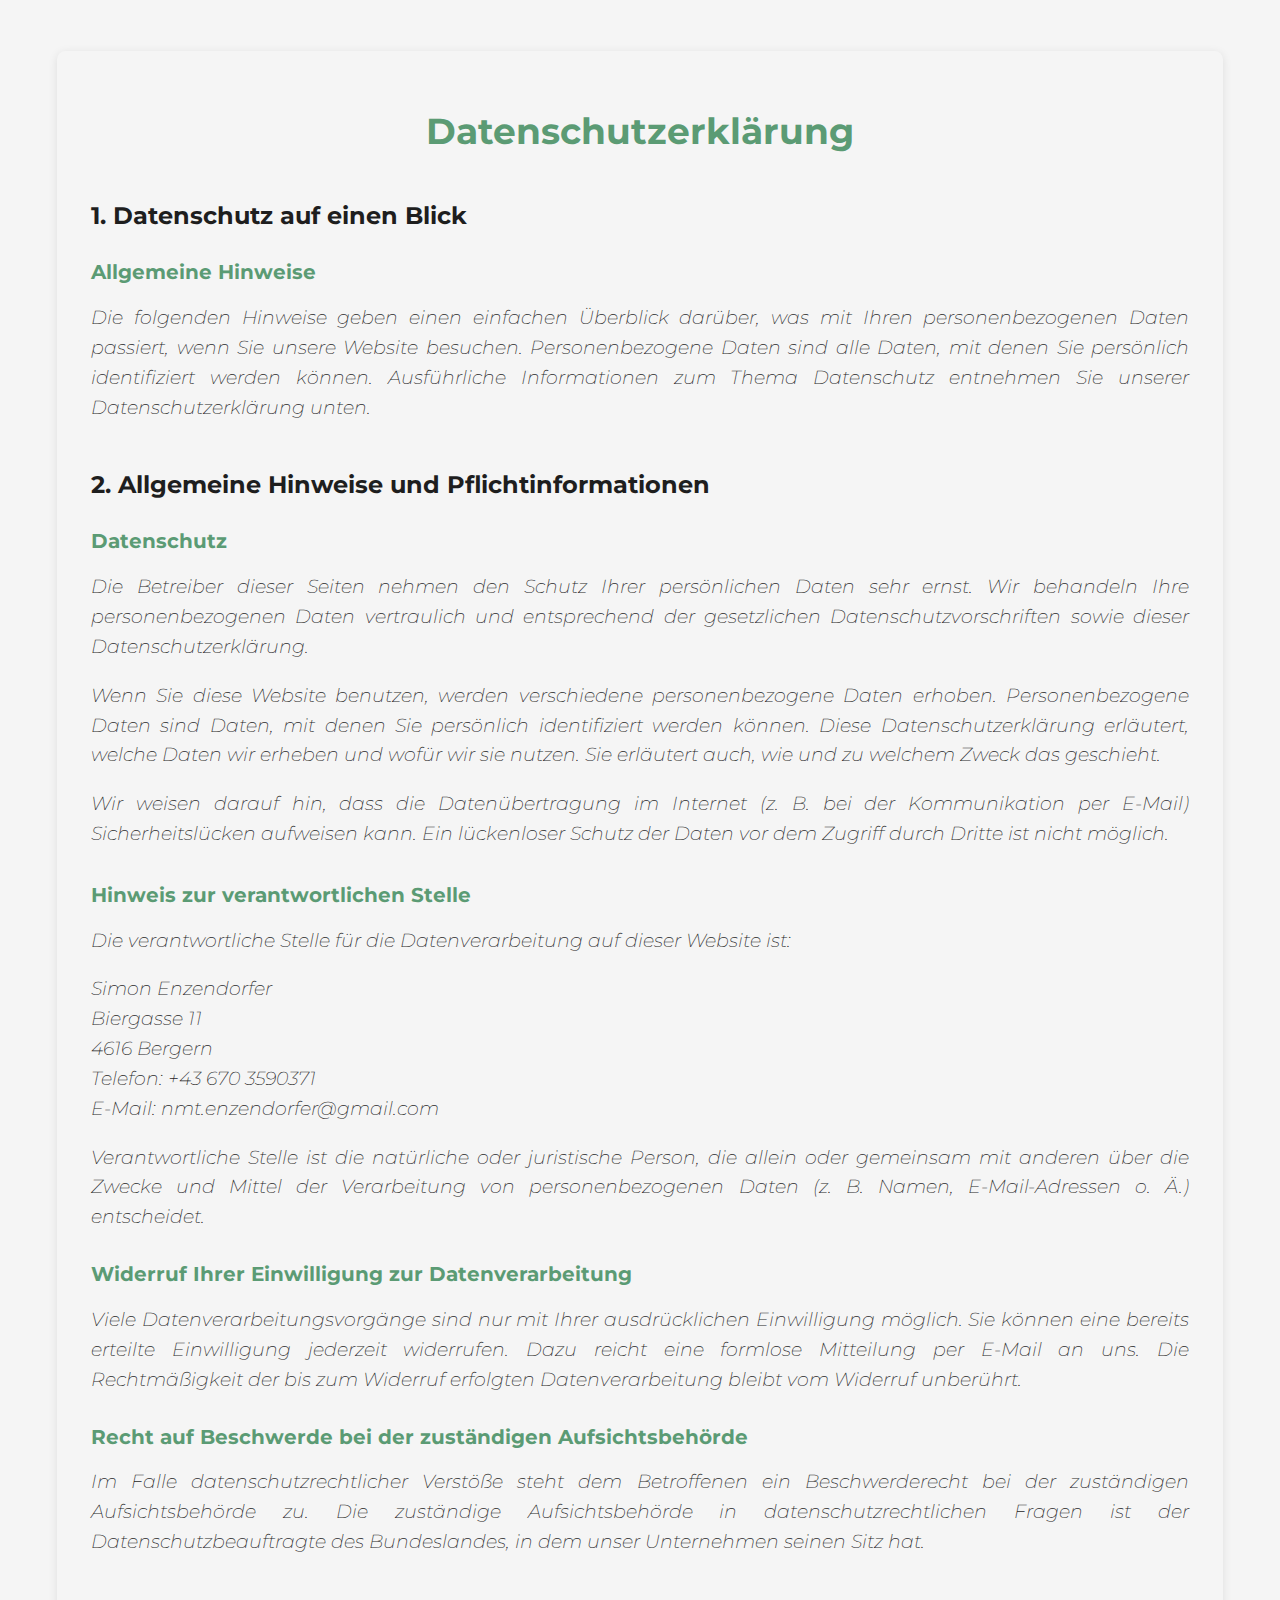
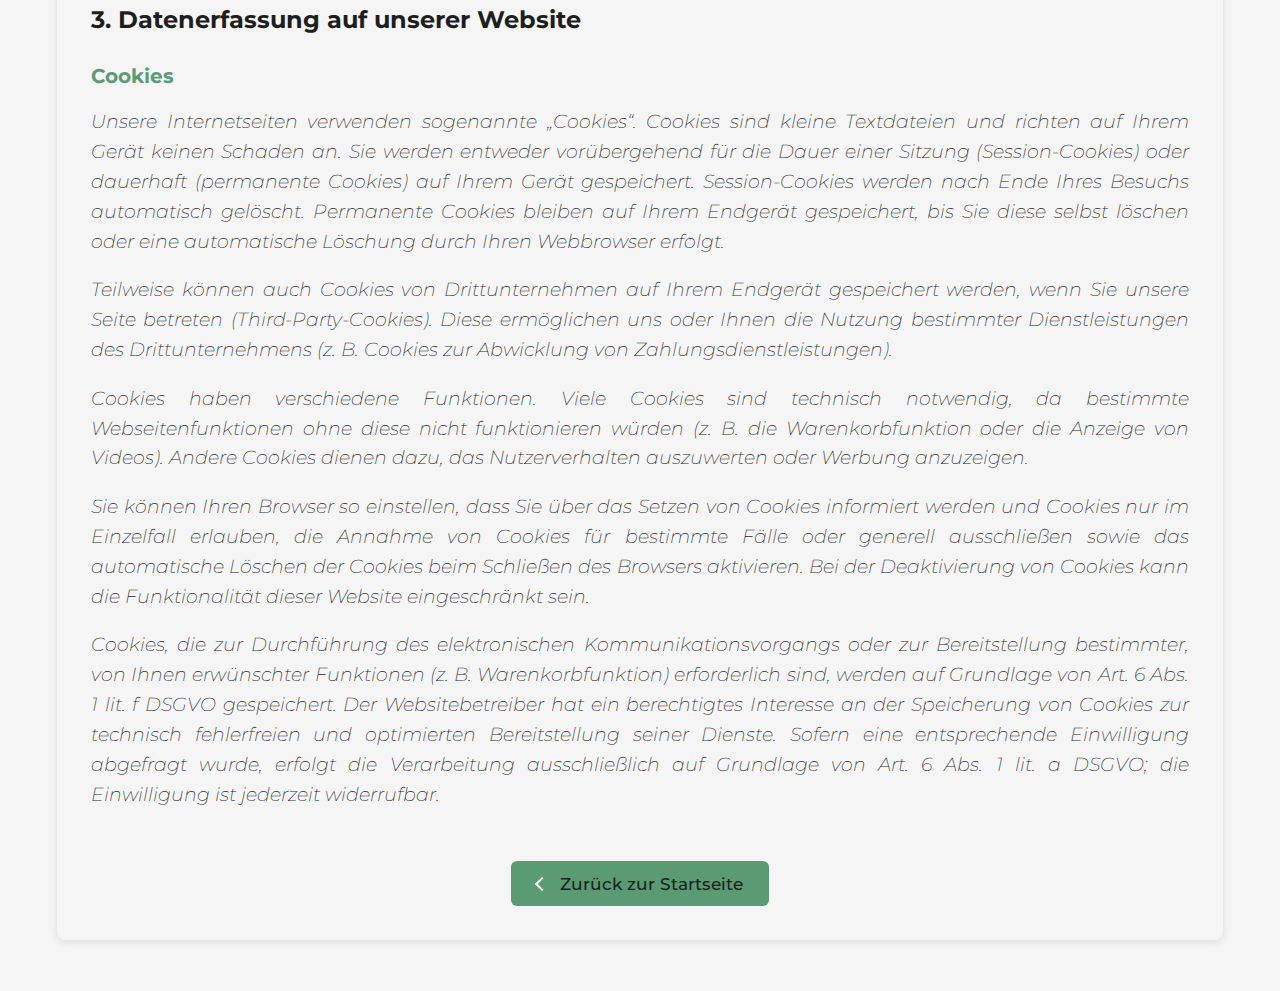
<file: datenschutz.html>
<!DOCTYPE html>
<html lang="de">
<head>
    <meta charset="UTF-8">
    <meta name="viewport" content="width=device-width, initial-scale=1.0">
    <title>Datenschutz | Neuromentaltraining Simon Enzendorfer</title>

    <!-- Link css to html -->
    <link rel="stylesheet" href="styles/style.css">
    <link rel="stylesheet" href="styles/legal.css">
    <!-- Google Fonts -->
    <link rel="preconnect" href="https://fonts.googleapis.com">
    <link rel="preconnect" href="https://fonts.gstatic.com" crossorigin>
    <link href="https://fonts.googleapis.com/css2?family=Montserrat:ital,wght@0,100..900;1,100..900&display=swap" rel="stylesheet">
</head>
<body>
    <div class="legal-container">
        <div class="legal-content">
            <h1>Datenschutzerklärung</h1>

            <section>
                <h2>1. Datenschutz auf einen Blick</h2>
                <h3>Allgemeine Hinweise</h3>
                <p>
                    Die folgenden Hinweise geben einen einfachen Überblick darüber, was mit Ihren personenbezogenen Daten passiert, wenn Sie unsere Website besuchen. Personenbezogene Daten sind alle Daten, mit denen Sie persönlich identifiziert werden können. Ausführliche Informationen zum Thema Datenschutz entnehmen Sie unserer Datenschutzerklärung unten.
                </p>
            </section>
            
            <section>
                <h2>2. Allgemeine Hinweise und Pflichtinformationen</h2>
                <h3>Datenschutz</h3>
                <p>
                    Die Betreiber dieser Seiten nehmen den Schutz Ihrer persönlichen Daten sehr ernst. Wir behandeln Ihre personenbezogenen Daten vertraulich und entsprechend der gesetzlichen Datenschutzvorschriften sowie dieser Datenschutzerklärung.
                </p>
                <p>
                    Wenn Sie diese Website benutzen, werden verschiedene personenbezogene Daten erhoben. Personenbezogene Daten sind Daten, mit denen Sie persönlich identifiziert werden können. Diese Datenschutzerklärung erläutert, welche Daten wir erheben und wofür wir sie nutzen. Sie erläutert auch, wie und zu welchem Zweck das geschieht.
                </p>
                <p>
                    Wir weisen darauf hin, dass die Datenübertragung im Internet (z. B. bei der Kommunikation per E-Mail) Sicherheitslücken aufweisen kann. Ein lückenloser Schutz der Daten vor dem Zugriff durch Dritte ist nicht möglich.
                </p>
            </section>
            
            <section>
                <h3>Hinweis zur verantwortlichen Stelle</h3>
                <p>
                    Die verantwortliche Stelle für die Datenverarbeitung auf dieser Website ist:
                </p>
                <p>
                    Simon Enzendorfer<br>
                    Biergasse 11<br>
                    4616 Bergern<br>
                    Telefon: +43 670 3590371<br>
                    E-Mail: nmt.enzendorfer@gmail.com
                </p>
                <p>
                    Verantwortliche Stelle ist die natürliche oder juristische Person, die allein oder gemeinsam mit anderen über die Zwecke und Mittel der Verarbeitung von personenbezogenen Daten (z. B. Namen, E-Mail-Adressen o. Ä.) entscheidet.
                </p>
            
                <h3>Widerruf Ihrer Einwilligung zur Datenverarbeitung</h3>
                <p>
                    Viele Datenverarbeitungsvorgänge sind nur mit Ihrer ausdrücklichen Einwilligung möglich. Sie können eine bereits erteilte Einwilligung jederzeit widerrufen. Dazu reicht eine formlose Mitteilung per E-Mail an uns. Die Rechtmäßigkeit der bis zum Widerruf erfolgten Datenverarbeitung bleibt vom Widerruf unberührt.
                </p>
            
                <h3>Recht auf Beschwerde bei der zuständigen Aufsichtsbehörde</h3>
                <p>
                    Im Falle datenschutzrechtlicher Verstöße steht dem Betroffenen ein Beschwerderecht bei der zuständigen Aufsichtsbehörde zu. Die zuständige Aufsichtsbehörde in datenschutzrechtlichen Fragen ist der Datenschutzbeauftragte des Bundeslandes, in dem unser Unternehmen seinen Sitz hat.
                </p>
            </section>
            
            <section>
                <h2>3. Datenerfassung auf unserer Website</h2>
                <h3>Cookies</h3>
                <p>
                    Unsere Internetseiten verwenden sogenannte „Cookies“. Cookies sind kleine Textdateien und richten auf Ihrem Gerät keinen Schaden an. Sie werden entweder vorübergehend für die Dauer einer Sitzung (Session-Cookies) oder dauerhaft (permanente Cookies) auf Ihrem Gerät gespeichert. Session-Cookies werden nach Ende Ihres Besuchs automatisch gelöscht. Permanente Cookies bleiben auf Ihrem Endgerät gespeichert, bis Sie diese selbst löschen oder eine automatische Löschung durch Ihren Webbrowser erfolgt.
                </p>
                <p>
                    Teilweise können auch Cookies von Drittunternehmen auf Ihrem Endgerät gespeichert werden, wenn Sie unsere Seite betreten (Third-Party-Cookies). Diese ermöglichen uns oder Ihnen die Nutzung bestimmter Dienstleistungen des Drittunternehmens (z. B. Cookies zur Abwicklung von Zahlungsdienstleistungen).
                </p>
                <p>
                    Cookies haben verschiedene Funktionen. Viele Cookies sind technisch notwendig, da bestimmte Webseitenfunktionen ohne diese nicht funktionieren würden (z. B. die Warenkorbfunktion oder die Anzeige von Videos). Andere Cookies dienen dazu, das Nutzerverhalten auszuwerten oder Werbung anzuzeigen.
                </p>
                <p>
                    Sie können Ihren Browser so einstellen, dass Sie über das Setzen von Cookies informiert werden und Cookies nur im Einzelfall erlauben, die Annahme von Cookies für bestimmte Fälle oder generell ausschließen sowie das automatische Löschen der Cookies beim Schließen des Browsers aktivieren. Bei der Deaktivierung von Cookies kann die Funktionalität dieser Website eingeschränkt sein.
                </p>
                <p>
                    Cookies, die zur Durchführung des elektronischen Kommunikationsvorgangs oder zur Bereitstellung bestimmter, von Ihnen erwünschter Funktionen (z. B. Warenkorbfunktion) erforderlich sind, werden auf Grundlage von Art. 6 Abs. 1 lit. f DSGVO gespeichert. Der Websitebetreiber hat ein berechtigtes Interesse an der Speicherung von Cookies zur technisch fehlerfreien und optimierten Bereitstellung seiner Dienste. Sofern eine entsprechende Einwilligung abgefragt wurde, erfolgt die Verarbeitung ausschließlich auf Grundlage von Art. 6 Abs. 1 lit. a DSGVO; die Einwilligung ist jederzeit widerrufbar.
                </p>
            </section>

            <!-- Add more sections as needed -->

            <div class="back-button-container">
                <a href="index.html" class="back-button">
                    <span class="arrow-left"></span>
                    Zurück zur Startseite
                </a>
            </div>
        </div>
    </div>
</body>
</html>
</file>
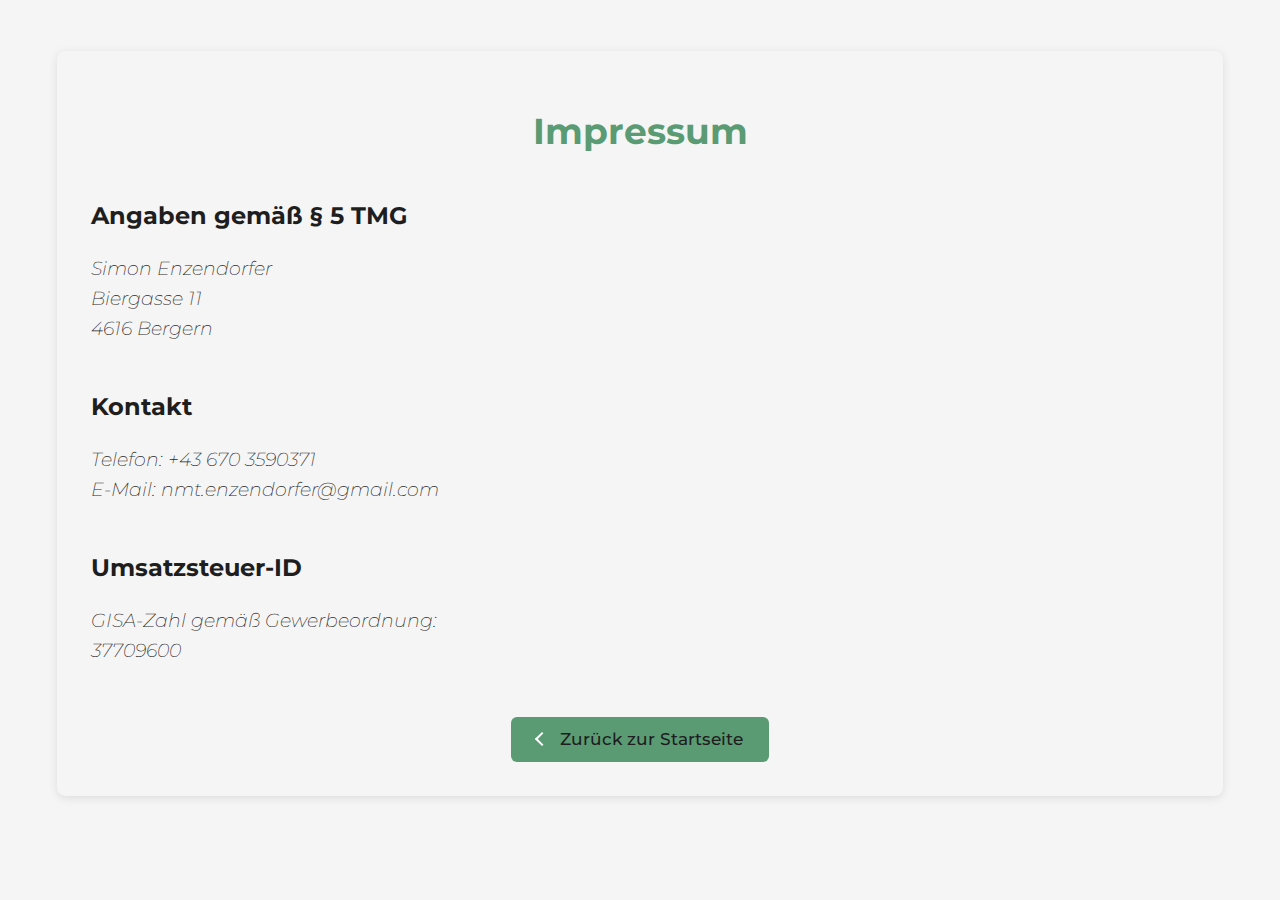
<file: impressum.html>
<!DOCTYPE html>
<html lang="de">
<head>
    <meta charset="UTF-8">
    <meta name="viewport" content="width=device-width, initial-scale=1.0">
    <title>Impressum | Neuromentaltraining Simon Enzendorfer</title>

    <!-- Link css to html -->
    <link rel="stylesheet" href="styles/style.css">
    <link rel="stylesheet" href="styles/legal.css">
    <!-- Google Fonts -->
    <link rel="preconnect" href="https://fonts.googleapis.com">
    <link rel="preconnect" href="https://fonts.gstatic.com" crossorigin>
    <link href="https://fonts.googleapis.com/css2?family=Montserrat:ital,wght@0,100..900;1,100..900&display=swap" rel="stylesheet">
</head>
<body>
    <div class="legal-container">
        <div class="legal-content">
            <h1>Impressum</h1>
            
            <section>
                <h2>Angaben gemäß § 5 TMG</h2>
                <p>
                    Simon Enzendorfer<br>
                    Biergasse 11<br>
                    4616 Bergern
                </p>
            </section>

            <section>
                <h2>Kontakt</h2>
                <p>
                    Telefon: +43 670 3590371<br>
                    E-Mail: nmt.enzendorfer@gmail.com
                </p>
            </section>

            <section>
                <h2>Umsatzsteuer-ID</h2>
                <p>
                    GISA-Zahl gemäß Gewerbeordnung:<br>
                    37709600
                </p>
            </section>

            <!-- Add more sections as needed -->

            <div class="back-button-container">
                <a href="index.html" class="back-button">
                    <span class="arrow-left"></span>
                    Zurück zur Startseite
                </a>
            </div>
        </div>
    </div>
</body>
</html>
</file>
<file: styles/style.css>
:root{
    --light-green: #5B9B74;
    --light-light-green: #CCE0D4;
    --white-color: #f5f5f5;
    --black-color: #1e1e1e;

    --headline-font-size: clamp(16px, 2.2dvw, 26px);
    --headline-span-font-size: clamp(26px, 3dvw, 36px);
    --paragraph-font-size: clamp(13px, 1.5dvw, 17px);

    --desktop-menu-font-size: clamp(12px, 1.3dvw, 18px);

    --mobile-margin-top-section: 6.5vh;
}

* {
    font-family: "Montserrat", sans-serif;
    font-optical-sizing: auto;
    box-sizing: border-box;
    font-size: var(--paragraph-font-size);
}

html, body {
    margin: 0;
    padding: 0;
    width: 100dvw;
    overflow-x: hidden;
    scroll-behavior: smooth;
}

body {
    padding: 1em 1em;
    background-color: var(--white-color);
    transition: background-color 0.3s ease, color 0.3s ease;
}

body *{
    color: var(--black-color);
}

body.dark-mode {
    background-color: var(--black-color);
}

body.dark-mode *{
    color: var(--white-color)
}

/* Add styles for screen readers */
.sr-only {
    position: absolute;
    width: 1px;
    height: 1px;
    padding: 0;
    margin: -1px;
    overflow: hidden;
    clip: rect(0, 0, 0, 0);
    border: 0;
}

.parent {
    border-radius: 0.5em;
    padding: 1em;
    display: flex;
    gap: clamp(1em, 12dvw, 5em);
    justify-content: center;
    align-items: center;
    text-align: center;
}

/* VERSIONEN FÜR FLEXBOXEN */
/* Version 1: Zwei Elemente, gleiche Breite mit Lücke */
.version-1 {
    gap: 1em; /* Abstand zwischen den Elementen */
}

.version-1 > .child {
    flex: 1; /* Gleiche Breite für beide Kinder */
}

/* Version 2: Ein Element 1/3, das andere 2/3 */
.version-2-1 > .child:first-child {
    flex: 1; /* 1/3 der Breite */
}
.version-2-1 > .child:last-child {
    flex: 2; /* 2/3 der Breite */
}

.version-2-2 > .child:first-child {
    flex: 2; /* 2/3 der Breite */
}
.version-2-2 > .child:last-child {
    flex: 1; /* 1/3 der Breite */
}

/* Version 3: Drei Elemente, gleiche Breite */
.version-3 > .child {
    flex: 1;
    margin-right: 1em;
}
.version-3 > .child:last-child {
    margin-right: 0;
}

/* Version 4: Vier Elemente, gleiche Breite */
.version-4 .child {
    flex: 1;
    margin-right: 1em;
}
.version-4 .child:last-child {
    margin-right: 0;
}

/* Version 5: Fünf Elemente, gleiche Breite */
.version-5 .child {
    flex: 1;
    margin-right: 1em;
}
.version-5 .child:last-child {
    margin-right: 0;
}
/* ENDE DER VERSIONEN */

.menu-bar{
    display: none;
}

.main-image{
    height: calc(100dvh - 2.5em);
    background: url('../assets/background-images/Person\ auf\ Grasfeld\ Kopie.jpg') no-repeat center/cover;
    border-radius: .5em;
    position: relative;
}

.main-image *{
    color: var(--white-color);
}

.main-image .mobile-menu{
    flex-direction: row;
    padding: .75em;
}

.main-image .mobile-menu .logo-image-mobile{
    text-align: left;
    margin: 1em 0 0 2em;
}

.main-image .mobile-menu .logo-image-mobile img{
    max-width: 40dvw;
    max-height: 80px;
}

.main-image .light-switch{
    position: relative;
}

.main-image .switch-container {
    display: flex;
    align-items: center;
    position: absolute;
    right: 0;
    top: 0;
    bottom: 0;
}

.main-image .switch-container .mode-switch-mobile {
    display: none;
}

.main-image .switch-container .mode-switch-mobile:checked + .switch-label .toggle {
    left: calc(100% - 32px); 
}

.main-image .switch-container .mode-switch-mobile:checked + .switch-label {
    background-color: #333;
}

.main-image .switch-container .mode-switch-mobile:checked ~ .icon img {
    filter: invert(1); /* Invertiert das Bild für Nachtmodus */
}

.main-image .switch-container .switch-label {
    position: relative;
    display: flex;
    align-items: center;
    justify-content: space-between;
    width: auto;
    height: 34px;
    width: 54px;
    background-color: rgb(208, 208, 208);
    border-radius: 15em;
    padding: 2px;
    cursor: pointer;
    transition: background-color 0.3s ease;
}

.main-image .switch-container .toggle {
    position: absolute;
    top: 50%;
    left: 2px;
    transform: translateY(-50%);
    width: 30px;
    height: 30px;
    background-color: var(--white-color);
    border-radius: 50%;
    transition: left 0.4s ease; /* Hinzufügen einer Transition für left und right */
    display: flex;
    align-items: center;
    justify-content: center;
}

.main-image .switch-container .icon img {
    margin-top: 10%;
    width: 70%;
    height: 70%;
}

/* Dark Mode für Mobile Switch */
body.dark-mode .main-image .switch-container .switch-label {
    background-color: #333;
}

.main-image .headlines{
    flex-direction: column;
    position: absolute;
    bottom: 2dvh;
    left: 0;
    right: 0;
}

.main-image .headlines .title{
    text-transform: uppercase;
}

.main-image .headlines .title h2{
    font-size: 5.3dvw;
}

.main-image .headlines .title h2 span{
    font-size: 12dvw;
    font-style: italic;
}

.main-image .headlines .benefits{
    display: flex;
    flex-direction: column;
    text-align: center;
    align-items: center;
}

.main-image .headlines .benefits h4{
    font-size: var(--headline-font-size);
    background-color: var(--light-green);
    font-weight: 800;
    padding: 0.2em .6em;
    display: inline-block;
    margin: 0;
}

.benefits-content {
    color: var(--white-color);
    position: relative;
    overflow: hidden;
}

.benefits-content p {
    width: 100%;
    transition: transform 0.45s ease-in-out;
}

.aboutme{
    margin-top: var(--mobile-margin-top-section);
}

.aboutme > .parent > .desktop-picture{
    display: none;
}

.h2-headline{
    text-align: center;
    font-size: var(--headline-font-size);
}

.h2-headline span{
    color: var(--light-green);
    font-size: var(--headline-span-font-size);
}

.aboutme .aboutme-text{
    text-align: left;
    border-radius: .5em;
    background-image: url("../assets/background-images/simon-picture-big.jpg");
    background-position: left top;
    background-repeat: no-repeat;
    background-size: cover;
    min-height: 50dvw;
}

.aboutme .aboutme-text .child:last-child{
    display: flex;
    flex-direction: column;
    text-align: left;
}

.aboutme .aboutme-text .child:last-child *{
    width: 100%;
    color: var(--white-color);
}

.aboutme .aboutme-text h3 span, p{
    text-transform: none;
    font-weight: 200;
    font-style: italic;
}

.aboutme .aboutme-description{
    font-style: normal;
    font-weight: 400;
    text-align: justify;
}

.services{
    margin-top: var(--mobile-margin-top-section);
    background-color: var(--light-light-green);
    border-radius: .5em;
    padding: 2em .75em;
    color: var(--black-color);
}

.services p{
    text-align: center;
    transform: translateY(-1dvh);
}

/* Styles für das services-Element und seine Kinder */
.services .parent.skill-palette {
    display: flex;
    flex-wrap: wrap; /* Verhindert Zeilenumbruch */
    gap: 1.4em; /* Abstand zwischen den child-Elementen */
    justify-content: center;
    overflow-x: auto; /* Falls zu wenig Platz da ist, kann man horizontal scrollen */
    margin-bottom: 1em;
}

.services .parent.skill-palette .child.skill {
    position: relative;
    overflow: hidden;
    flex: 1 1 35dvw;
    max-width: 35dvw; /* Optional: Maximale Breite festlegen */
    display: flex;
    flex-direction: column;
    align-items: center;
    justify-content: center;
    background-color: var(--white-color); /* Heller Hintergrund */
    padding: 10px;
    border-radius: .35em;
    box-shadow: 0 2px 16px rgba(0, 0, 0, 0.1);
}

.services .parent.skill-palette .child.skill:hover{
    cursor: pointer;
}

/* Bildgrößenanpassung für die Symbole innerhalb der child-Elemente */
.services .parent.skill-palette .child.skill img {
    width: clamp(20px, 30%, 40px);
    height: clamp(20px, 30%, 40px);
}

/* Titel und Underline-Styling */
.services .parent.skill-palette .child.skill h4 {
    font-size: clamp(7px, 2.2dvw, 10px);
    font-weight: 500;
    word-wrap: break-word;
    margin-block-start: .85em;
    margin-block-end: 0;
}

.services .parent.skill-palette .child.skill .underline {
    width: 100%;
    height: 3px;
    position: absolute;
    bottom: 0;
    background-color: #aaa; /* Farbe für inaktive Underlines */
}

.services .parent.skill-palette .child.skill.active .underline{
    background-color: var(--light-green);
}

.services .skill-info{
    text-align: justify;
}

.services .skill-info .skill-title{
    display: none;
}

.services .skill-info #current-service{
    font-size: calc(var(--headline-span-font-size)* .82);
}

.services .skill-info .skill-description{
    font-weight: 300;
    opacity: 1;
    transition: opacity 0.3s ease;
}

.services .skill-info .skill-description.fade-out {
    opacity: 0;
}

/* Price Cards Section */
.prices {
    text-align: center;
    margin-top: var(--mobile-margin-top-section);
}

/* Card Grid Layout */
.price-cards {
    display: flex;
    gap: 2em;
    margin-top: 1em;
    padding: 1em 30% 1em 1em;
    transition: transform 0.5s ease;
}

/* Individual Card Styling */
.price-card {
    background: var(--background-color);
    border: 1px solid var(--light-light-green);
    border-radius: 1em;
    padding: 2em;
    display: flex;
    flex-direction: column;
    position: relative;
    transition: all 0.3s ease;
    min-width: 245px;
    flex: 0 0 auto;
    width: clamp(280px, 110%, 360px);
    opacity: 1;
    transform: none;
}

.price-card:hover {
    transform: translateY(-5px);
    box-shadow: 0 10px 20px rgba(0, 0, 0, 0.1);
}

/* Featured Card */
.price-card.featured {
    border-color: var(--light-green);
    background: var(--light-light-green);
}

.featured-badge {
    position: absolute;
    top: -12px;
    right: 20px;
    background: var(--light-green);
    color: var(--background-color);
    padding: 0.5em 1em;
    border-radius: 2em;
    font-size: 0.9em;
    font-weight: 600;
}

/* Card Content */
.card-header {
    margin-bottom: 2em;
}

.card-header h3 {
    color: var(--light-green);
    max-width: 100%; /* Set a maximum width */
    font-size: clamp(1em, 1.6vw, 2.5em); /* Responsive font size */
    word-wrap: normal; /* Allow normal wrapping */
    overflow-wrap: break-word; /* Ensure long words break */
    margin-bottom: 0.5em;
}

.price {
    font-size: 2.5em;
    font-weight: 700;
}

.price span {
    font-size: 0.4em;
    font-weight: 400;
}

.card-content {
    flex-grow: 1;
    margin-bottom: 2em;
}

.card-content ul {
    list-style: none;
    padding: 0;
    margin: 0;
}

.card-content li {
    padding: 0.75em 0;
    border-bottom: 1px solid var(--light-light-green);
}

.card-content li:last-child {
    border-bottom: none;
}

/* Call to Action Button */
.price-cta {
    display: inline-block;
    background: var(--light-green);
    color: var(--white-color);
    padding: 1em 2em;
    border-radius: 2em;
    text-decoration: none;
    font-weight: 600;
    transition: background 0.3s ease;
}

.price-cta:hover {
    background: var(--black-color);
}

/* Dark Mode */
body.dark-mode .price-card {
    background: var(--black-color);
}

body.dark-mode .price {
    color: var(--black-color);
}

body.dark-mode .price-card.featured {
    background: rgba(91, 155, 116, 0.1);
}

/* Container and Navigation */
.price-cards-container {
    position: relative;
    max-width: 100%;
    margin: 0 auto;
    display: flex;
    align-items: center;
}

.price-cards-wrapper {
    overflow-x: auto;
    margin: 0;
    width: 100%;
    scroll-behavior: smooth;
    -webkit-overflow-scrolling: touch;
    scrollbar-width: none;
    -ms-overflow-style: none;
}
    
.price-cards-wrapper::-webkit-scrollbar {
    display: none;
}

/* Navigation Buttons */
.nav-button {
    position: absolute;
    top: 50%;
    transform: translateY(-50%);
    width: 40px;
    height: 40px;
    border: none;
    border-radius: 50%;
    background: var(--light-green);
    cursor: pointer;
    display: none;
    align-items: center;
    justify-content: center;
    transition: all 0.3s ease;
    z-index: 2;
}

.nav-button:hover {
    background: var(--black-color);
}

.nav-button.prev { left: 0; }
.nav-button.next { right: 0; }

/* Arrow Icons */
.arrow-left,
.arrow-right {
    width: 10px;
    height: 10px;
    border-top: 2px solid white;
    border-right: 2px solid white;
}

.arrow-left { transform: rotate(-135deg); }
.arrow-right { transform: rotate(45deg); }

/* Pagination */
.price-cards-pagination {
    display: flex;
    justify-content: center;
    gap: 0.5em;
    margin-top: 2em;
    min-height: 8px;
}

.pagination-dot {
    width: 8px;
    height: 8px;
    border-radius: 50%;
    background: #ccc;
    cursor: pointer;
    transition: background 0.3s ease;
    flex-shrink: 0;
    margin: 0 0.15em;
}

.pagination-dot.active {
    background: var(--light-green);
}

.contact{
    flex-direction: column;
    justify-content: space-around;
    margin-top: var(--mobile-margin-top-section);
    padding: 1em 2em;
}

.contact h2, .contact h2 span{
    font-size: var(--headline-span-font-size);
    line-height: 1;
}

.contact h2 span{
    color: var(--light-green);
}

.contact .form{
    width: 100%;
    margin-bottom: 3em;
}

.contact .contact-form{
    width: 100%;
    text-align: left;
}

.contact .contact-form input, textarea{
    width: 100%;
    background-color: #ededed;
    padding: 1em .75em;
    outline: none;
    border: none;
    border-bottom: .25em solid #cfcfcf;
    margin: .3em 0;
    resize: none;
}

.contact .contact-form button{
    border: none;
    outline: none;
    color: var(--white-color);
    background-color: var(--light-green);
    padding: .75em 2em;
    border-radius: .35em;
    text-transform: uppercase;
    font-weight: 500;
}

.contact .map{
    border-radius: .5em;
    overflow: hidden;
    width: 100%;
    aspect-ratio: 16 / 9;
    margin-top: 1em;
}

.contact .map iframe{
    max-width: 100%;
}

.contact .checkbox-container {
    display: flex;
    align-items: flex-start;
    gap: 0.5em;
    margin: 0.6em 0;
}

.contact .checkbox-container input[type="checkbox"] {
    width: auto;
    margin: 0.3em 0;
    cursor: pointer;
}

.contact .checkbox-container label {
    font-size: calc(var(--paragraph-font-size) * 0.8);
    flex: 1;
}

.contact .checkbox-container label a {
    font-size: calc(var(--paragraph-font-size) * 0.8);
    color: var(--light-green);
    text-decoration: none;
}

.footer{
    background-color: var(--black-color);
    text-align: left;
    margin-top: 2em;
    flex: unset;
    justify-content: space-evenly;
    gap: clamp(.25em, 4dvw, 5em);
}

.footer *{
    color: var(--white-color);
}

.footer .child{
    flex: 0 auto;
    margin: 0;
    padding: 0;
}

.footer > .child:first-child, .child:last-child{
    display: flex;
    justify-content: center;
    align-items: center;
}

.footer img{
    max-width: 10vw;
    max-height: 100px;
}

.footer .footer-text img{
    max-height: 10px;
    width: unset;
    margin-right: .5em;
}

.footer .footer-text a, p{
    text-decoration: none;
    font-size: calc(var(--paragraph-font-size) * 0.9);
}

.footer .socials{
    flex-direction: column;
    gap: 1em;
}

.footer .socials img{
    width: 7vw;
    max-width: 40px;
    margin: .4em;
}

body.dark-mode .footer{
    background-color: var(--white-color);
}

body.dark-mode .footer *{
    color: var(--black-color);
}

body.dark-mode .footer .socials img{
    filter: invert(1);
}

body.dark-mode .footer img{
    filter: invert(1);
}

.clickable:hover{
    cursor: pointer;
}

.left-side-out {
    transform: translateY(140%);
}
.right-side-out {
    transform: translateY(-140%);
}
.slide-center {
    transform: translateX(0);
}
.eliminate-transition {
    transition: none !important;
}

/****************************************/
/**      BREAK POINT FOR SERVICES      **/
/****************************************/
@media screen and (min-width: 550px) {
    .services .parent.skill-palette {
        flex-wrap: nowrap;
        gap: 2dvw;
        justify-content: space-evenly;
    }

    .services .parent.skill-palette .child.skill {
        flex: 1 1 20dvw;
        aspect-ratio: 1 / 1;
        max-width: 130px;
        word-wrap: break-word;
    }

    .footer .footer-text a, p{
        text-decoration: none;
        font-size: calc(var(--paragraph-font-size) * 1.1);
    }
}

/****************************************/
/**      BREAK POINT FOR:              **/
/**                       About Me      */
/**                       Contact Form  */
/****************************************/
@media screen and (min-width: 700px) {
    .aboutme{
        justify-content: space-evenly;
    }

    .aboutme .aboutme-text{
        display: none;
    }

    .aboutme > .parent > .child:first-child{
        max-width: 900px;
    }

    .aboutme .h2-headline{
        text-align: left;
    }

    .aboutme > .parent > .desktop-picture{
        display: block;
        width: 100%;
        aspect-ratio: 1 / 1;
        overflow: hidden;
        border-radius: .5em;
        background-color: var(--light-light-green);
        max-width: 400px;
    }

    .aboutme > .parent > .desktop-picture > img{
        width: 100%;
    }

    .footer{
        gap: clamp(1em, 12.5dvw, 5em);
    }

    .footer .socials{
        flex-direction: row;
    }
}

/* Mobile Styles */
@media screen and (min-width: 850px) {
    .contact{
        display: flex;
        flex-direction: row;
        justify-content: center;
        gap: 7dvw;
    }

    .contact .map{
        width: 100%;
        max-height: 475px;
        max-width: 850px;
    }

    .contact .form{
        text-align: left;
        width: 100%;
        max-width: 850px;
    }

    .price-cards-wrapper {
        overflow: hidden;
        margin: 0 2em;
        scroll-behavior: smooth;
    }

    .price-cards {
        display: flex;
        gap: 2em;
        margin-top: 1em;
        padding: 1em;
        transition: transform 0.5s ease;
    }

    .price-card{
        width: calc((100% - 2em) / 3);
        opacity: 0.7 !important;
        transform: scale(0.9) !important;
    }

    .price-card.active {
        opacity: 1 !important;
        transform: scale(.925) !important;
    }
    
    .nav-button {
        display: flex;
    }
}

/****************************************/
/**      BREAK POINT FOR:              **/
/**                       Title Screen  */
/****************************************/
@media screen and (min-width: 1025px) {
    .menu-bar{
        display: flex;
        justify-content: space-between;
        gap: unset;
    }

    .menu-bar .child{
        flex: 0 auto;
        max-width: fit-content;
    }

    .menu-bar > .child > img {
        min-height: 65px;
        height: 8vw;
        max-height: 90px;
    }

    ul.menu {
        list-style: none;
        display: flex;
        gap: 30px;
    }

    ul.menu li a {
        text-decoration: none;
        font-weight: bold;
        padding: 5px;
        position: relative;
        transition: color 0.3s ease;
    }

    ul.menu li a::before {
        content: "";
        position: absolute;
        width: 0;
        height: 2px;
        bottom: 0;
        left: 0;
        background-color: var(--black-color);
        visibility: hidden;
        transition: all 0.3s ease-in-out;
    }

    ul.menu li a:hover::before {
        visibility: visible;
        width: 100%;
    }

    .switch-container {
        display: flex;
        align-items: center;
    }

    .mode-switch {
        display: none;
    }

    .switch-label {
        position: relative;
        display: flex;
        align-items: center;
        justify-content: space-between;
        width: auto;
        height: 40px;
        background-color: rgb(208, 208, 208);
        border-radius: 15em;
        padding: 2px;
        cursor: pointer;
        transition: background-color 0.3s ease;
    }

    .text {
        font-weight: bold;
        color: #333;
        user-select: none;
    }

    .day-text {
        padding: 0 10px 0 42px;
    }

    .night-text {
        display: none;
        padding: 0 42px 0 10px;
        color: var(--black-color)
    }

    .toggle {
        position: absolute;
        top: 50%;
        left: 2px;
        transform: translateY(-50%);
        width: 36px;
        height: 36px;
        background-color: var(--white-color);
        border-radius: 50%;
        transition: left 0.4s ease;
        display: flex;
        align-items: center;
        justify-content: center;
    }

    .icon img {
        margin-top: 10%;
        width: 70%;
        height: 70%;
    }

    .mode-switch:checked + .switch-label .toggle {
        left: calc(100% - 38px); /* Adjust based on padding */
    }

    .mode-switch:checked + .switch-label {
        background-color: #333;
    }

    /**   END OF DESKTOP MENU   **/

    .main-image .mobile-menu{
        display: none;
    }

    .main-image .child {
        color: var(--white-color);
        padding: 1em;
        border-radius: 0.25em;
    }

    .version-3 .child {
        flex: 1;
    }

    .main-image {
        height: 80vh;
        background: url('../assets/background-images/Person\ auf\ Grasfeld\ Kopie.jpg') no-repeat center/cover;
        padding: 1em 3em;
        position: relative;
        overflow: hidden;
        border-radius: .5em;
    }

    .main-image .child{
        text-align: left;
    }

    .main-image .headlines{
        position: relative;
        height: 100%;
        flex-direction: row;
    }

    .main-image .headlines .child{
        height: 100%;
    }

    .main-image .headlines .child:nth-child(1) {
        flex: 2;
        align-content: center;
        align-items: center;
    }

    .main-image .headlines .child:nth-child(2) {
        flex: 1;
        position: relative;
    }

    .main-image .headlines .child:nth-child(3) {
        flex: 2;
    }

    .main-image .child:first-child h2, 
    .main-image .child:first-child h3 {
        font-weight: 700;
        transform: translateY(35%);
        font-size: clamp(20px, 3.5dvw, 30px);
    }

    .main-image .child:first-child h2 {
        font-size: clamp(26px, 3dvw, 38px);
        font-style: italic;
        transform: none;
    }

    .main-image .child:first-child h2 span{
        font-size: clamp(44px, 5.5dvw, 72px);
    }

    .main-image .child .scroll-arrow {
        display: flex;
        flex-direction: column;
        align-items: center;
        gap: 0;
        cursor: pointer;
        padding: 1em;
        width: fit-content;
        margin: 0 auto;
        position: absolute;
        bottom: 0;
        left: 0;
        right: 0;
        animation: arrow-bounce-animation 5s infinite;
    }

    .main-image .child .scroll-arrow a{
        display: block;
        width: 100%;
        aspect-ratio: 1 / 1;
        padding: 1em;
    }

    .main-image .child .scroll-arrow .arrow-part {
        width: 20px;
        height: 3px;
        background-color: var(--white-color);
        border-radius: 1.5px;
    }

    .main-image .child .scroll-arrow .arrow-part:first-child {
        transform: translate(-30%, 3px) rotate(45deg);
    }

    .main-image .child .scroll-arrow .arrow-part:last-child {
        transform: translate(30%, 0) rotate(-45deg);
    }

    .main-image h1{
        font-style: italic;
        font-weight: 900;
        position: absolute;
        text-transform: uppercase;
        bottom: -150px;
        font-size: 9.4dvw;
        opacity: .4;
    }

    .benefits{
        padding: 0 1em;
    }

    .benefits h4{
        padding: 0.5em 1em;
        width: fit-content;
        background-color: var(--light-green);
    }

    .benefits-dots {
        margin-top: 2em;
        text-align: center;
        width: 100%;
        justify-content: space-evenly;
    }

    .dot {
        /* Increase the clickable area by adding padding */
        padding: 12px;
        /* Position the actual dot using pseudo-element */
        position: relative;
        /* Remove existing height/width */
        cursor: pointer;
        /* Make the entire area clickable */
        display: inline-block;
        margin: 0 1%;
    }
    
    /* Create the actual dot using a pseudo-element */
    .dot::before {
        content: '';
        position: absolute;
        top: 50%;
        left: 50%;
        transform: translate(-50%, -50%);
        height: .4em;
        width: .4em;
        background-color: grey;
        border-radius: 50%;
        outline: .05em solid grey;
        outline-offset: 2px;
        transition: background-color 0.3s;
    }
    
    /* Update the active state to target the pseudo-element */
    .dot.active::before {
        background-color: var(--white-color);
        outline-color: var(--white-color);
    }

    .left-side-out {
        transform: translateX(-110%);
    }
    .right-side-out {
        transform: translateX(110%);
    }

    .text-aboutme{
        text-align: left;
    }

    .services .parent.skill-palette {
        flex-wrap: nowrap;
        gap: clamp(2em, 10dvw, 150px);
        justify-content: center;
    }

    .services .parent.skill-palette .child.skill {
        flex: 1 1 20dvw;
        aspect-ratio: 1 / 1;
        max-width: 145px;
        word-wrap: break-word;
    }

    /* Bildgrößenanpassung für die Symbole innerhalb der child-Elemente */
    .services .parent.skill-palette .child.skill img {
        width: clamp(20px, 40%, 46px);
        height: clamp(20px, 40%, 46px);
    }

    /* Titel und Underline-Styling */
    .services .parent.skill-palette .child.skill h4 {
        font-size: .75em;
    }

    .services .skill-info{
        padding: 1em 0;
        justify-content: center;
    }

    .services .skill-info .skill-title{
        display: block;
        max-width: fit-content;
        flex: 0 0 33.33%;
        width: 33.33%;
        word-break: break-all;
    }

    .services .skill-info .h2-headline{
        position: relative;
        text-align: left;
        overflow: hidden;
        font-size: clamp(1em, 1.8vw, 24px);
    }

    .services .skill-info .h2-headline span {
        display: block;
        opacity: 1;
        transform: translateY(0);
        transition: transform 0.4s ease, opacity 0.3s ease;
    }
    
    .services .skill-info .h2-headline span.animate-out {
        transform: translateY(-110%);
        opacity: 0;
    }

    .services .skill-info .h2-headline span.animate-in {
        transform: translateY(110%);
    }

    .services .skill-info .skill-description{
        text-align: left;
        justify-content: left;
        flex: 0 0 66.66%;
        word-wrap: break-word;
        opacity: 1;
        transition: opacity 0.3s ease;
    }

    .services .skill-info .skill-description.fade-out {
        opacity: 0;
    }

    .contact{
        display: flex;
        flex-direction: row;
        justify-content: space-evenly;
    }

    .contact .form{
        text-align: left;
        max-width: 540px;
    }

    .contact .map{
        width: clamp(0px, 100%, 360px);
        aspect-ratio: 1.3 / 1;
        max-width: 360px;
    }

    .widerpadding {
        padding: 1em 4em;
        gap: 3vw;
    }

    .back-to-top:hover {
        background-color: var(--light-green);
    }

    .back-to-top:hover .arrow-part {
        background-color: var(--white-color);
    }

    .back-to-top:hover span {
        color: var(--white-color);
    }
}

@keyframes arrow-bounce-animation {
	0%, 35%, 50%, 65%, 100% {transform: translateY(0);}
	45% {transform: translateY(-30px);}
	55% {transform: translateY(-15px);}
}


.back-to-top {
    position: fixed;
    bottom: 2rem;
    right: 2rem;
    width: clamp(45px, 12.5dvw, 65px);
    height: clamp(45px, 12.5dvw, 65px);
    border: 1px solid var(--light-green);
    border-radius: 50%;
    background-color: var(--white-color);
    display: block;
    text-align: center;
    cursor: pointer;
    opacity: 0;
    visibility: hidden;
    transition: all 0.3s ease;
    z-index: 1000;
}

.back-to-top.visible {
    opacity: 1;
    visibility: visible;
}

.back-to-top .arrow {
    position: relative;
    width: 45%;
    height: 45%;
    margin: 14% auto 2px auto;
}

.back-to-top .arrow-part {
    position: absolute;
    width: 55%;
    height: 1px;
    border-radius: 1em;
    background-color: var(--light-green);
    transition: background-color 0.3s ease;
}

.back-to-top .arrow-part:nth-child(1) {
    top: 50%;
    left: 50%;
    width: 35%;
    transform: translate(-32%, -200%) rotate(45deg);
    transform-origin: right center;
}

.back-to-top .arrow-part:nth-child(2) {
    top: 50%;
    left: 50%;
    transform: translate(-50%, 0%) rotate(-90deg);
}

.back-to-top .arrow-part:nth-child(3) {
    width: 35%;
    top: 50%;
    left: 50%;
    transform: translate(-68%, -200%) rotate(-45deg);
    transform-origin: left center;
}

.back-to-top span {
    font-size: 0.75rem;
    color: var(--light-green);
    transition: color 0.3s ease;
    display: block;
    margin: -8% auto 0 auto;
    
}

/* Dark mode support */
body.dark-mode .back-to-top {
    background-color: var(--black-color);
    border-color: var(--light-green);
}

/* Add these animation keyframes near the end of your CSS file */
@keyframes fadeSlideUp {
    from {
        opacity: 0;
        transform: translateY(30px);
    }
    to {
        opacity: 1;
        transform: translateY(0);
    }
}

/* Add these classes */
.animate-on-load {
    opacity: 0;
}

.animate-on-load.visible {
    animation: fadeSlideUp 0.8s ease forwards;
}

/* Delay classes for staggered animations */
.delay-1 { animation-delay: 0.2s; }
.delay-2 { animation-delay: 0.4s; }
.delay-3 { animation-delay: 0.6s; }
.delay-4 { animation-delay: 0.8s; }

@keyframes fadeSlideFromRight {
    from {
        opacity: 0;
        transform: translateX(50px);
    }
    to {
        opacity: 1;
        transform: translateX(0);
    }
}

@keyframes fadeSlideFromLeft {
    from {
        opacity: 0;
        transform: translateX(-50px);
    }
    to {
        opacity: 1;
        transform: translateX(0);
    }
}

/* Classes for scroll animations */
.scroll-animate {
    opacity: 0;
}

.scroll-animate.animate-from-right {
    animation: fadeSlideFromRight 0.8s ease forwards;
}

.scroll-animate.animate-from-left {
    animation: fadeSlideFromLeft 0.8s ease forwards;
}

/* Skill animation specific */
.skill.scroll-animate {
    opacity: 0;
    transform: translateY(-30px);
    transition: opacity 0.5s ease, transform 0.5s ease;
}

.skill.scroll-animate.visible {
    opacity: 1;
    transform: translateY(0);
}

/* Add print styles for better accessibility */
@media print {
    .menu-bar, .back-to-top, .switch-container {
        display: none !important;
    }
    
    body {
        color: #000;
        background: #fff;
    }
}
</file>
<file: styles/legal.css>
.legal-container {
    max-width: 1200px;
    margin: 2em auto;
    padding: 0 1em;
}

.legal-content {
    background-color: var(--background-color);
    padding: 2em;
    border-radius: 0.5em;
    box-shadow: 0 2px 10px rgba(0, 0, 0, 0.1);
}

.legal-content h1 {
    color: var(--light-green);
    font-size: clamp(24px, 4vw, 36px);
    margin-bottom: 1em;
    text-align: center;
}

.legal-content h2 {
    color: var(--font-color);
    font-size: clamp(18px, 3vw, 24px);
    margin-top: 2em;
    margin-bottom: 1em;
}

.legal-content h3 {
    color: var(--light-green);
    font-size: clamp(16px, 2.5vw, 20px);
    margin-top: 1.5em;
    margin-bottom: 0.75em;
}

.legal-content p {
    line-height: 1.6;
    margin-bottom: 1em;
    text-align: justify;
}

.legal-content section {
    margin-bottom: 2em;
}

/* Back button styles */
.back-button-container {
    margin-top: 3em;
    text-align: center;
}

.back-button {
    display: inline-flex;
    align-items: center;
    padding: 0.75em 1.5em;
    background-color: var(--light-green);
    color: var(--background-color);
    text-decoration: none;
    border-radius: 0.35em;
    transition: background-color 0.3s ease;
    font-weight: 500;
}

.back-button:hover {
    background-color: var(--light-light-green);
    color: var(--font-color);
}

.arrow-left {
    position: relative;
    display: inline-block;
    margin-right: 0.8em;
}

/* Dark mode support */
body.dark-mode .legal-content {
    background-color: var(--dark-background);
}

body.dark-mode .legal-content h2 {
    color: var(--dark-font);
}

/* Mobile responsiveness */
@media screen and (max-width: 768px) {
    .legal-container {
        margin: 1em auto;
    }

    .legal-content {
        padding: 1.5em;
    }

    .back-button {
        width: 100%;
        justify-content: center;
    }
}
</file>
